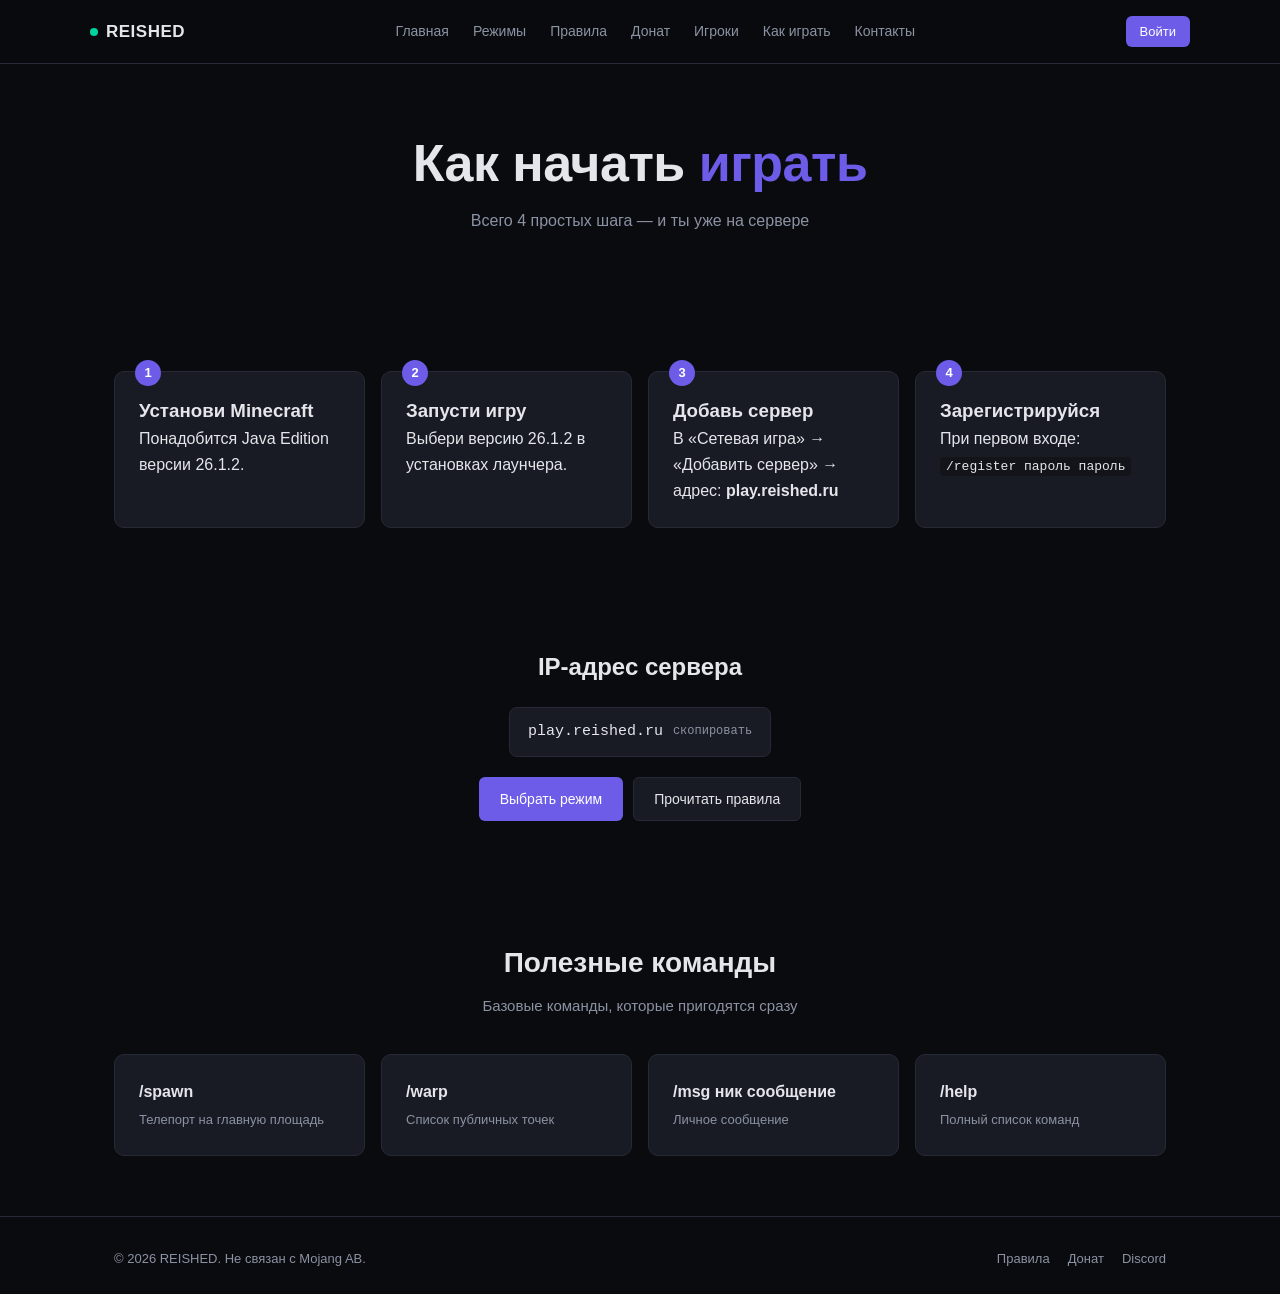
<file: howto.html>
<!DOCTYPE html>
<html lang="ru">
<head>
<meta charset="UTF-8">
<meta name="viewport" content="width=device-width, initial-scale=1.0">
<title>Как начать играть — REISHED</title>
<link rel="stylesheet" href="styles.css">
</head>
<body>
<header>
<div class="container nav">
<a href="index.html" class="logo"><span class="logo-dot"></span>REISHED</a>
<nav class="nav-links"><a href="index.html">Главная</a><a href="modes.html">Режимы</a><a href="rules.html">Правила</a><a href="donate.html">Донат</a><a href="players.html">Игроки</a><a href="howto.html">Как играть</a><a href="contacts.html">Контакты</a></nav>
<div class="nav-right"><button class="nav-cta" id="authBtn" onclick="openAuth()">Войти</button><a href="admin.html" class="nav-cta" id="adminLink" style="display:none;background:#ef4444">Админ</a><div class="user-badge" id="userBadge" style="display:none" onclick="openProfile()"></div></div>
</div>
</header>
<section class="hero"><div class="container"><h1>Как начать <span>играть</span></h1><p>Всего 4 простых шага — и ты уже на сервере</p></div></section>
<section>
<div class="container">
<div class="steps">
<div class="step"><div class="step-num">1</div><h3>Установи Minecraft</h3><p>Понадобится Java Edition версии 26.1.2.</p></div>
<div class="step"><div class="step-num">2</div><h3>Запусти игру</h3><p>Выбери версию 26.1.2 в установках лаунчера.</p></div>
<div class="step"><div class="step-num">3</div><h3>Добавь сервер</h3><p>В «Сетевая игра» → «Добавить сервер» → адрес: <b>play.reished.ru</b></p></div>
<div class="step"><div class="step-num">4</div><h3>Зарегистрируйся</h3><p>При первом входе: <code style="background:var(--bg-2);padding:2px 6px;border-radius:4px">/register пароль пароль</code></p></div>
</div>
</div>
</section>
<section>
<div class="container" style="text-align:center">
<h2 style="margin-bottom:20px">IP-адрес сервера</h2>
<div class="ip-box" onclick="copyIP(this)" data-ip="play.reished.ru"><span>play.reished.ru</span><span class="copy">скопировать</span></div>
<div class="hero-actions"><a href="modes.html" class="btn btn-primary">Выбрать режим</a><a href="rules.html" class="btn btn-secondary">Прочитать правила</a></div>
</div>
</section>
<section>
<div class="container">
<div class="section-title"><h2>Полезные команды</h2><p>Базовые команды, которые пригодятся сразу</p></div>
<div class="grid-4">
<div class="card"><h3>/spawn</h3><p>Телепорт на главную площадь</p></div>
<div class="card"><h3>/warp</h3><p>Список публичных точек</p></div>
<div class="card"><h3>/msg ник сообщение</h3><p>Личное сообщение</p></div>
<div class="card"><h3>/help</h3><p>Полный список команд</p></div>
</div>
</div>
</section>
<footer><div class="container footer-row"><div>© 2026 REISHED. Не связан с Mojang AB.</div><div class="footer-links"><a href="rules.html">Правила</a><a href="donate.html">Донат</a><a href="contacts.html">Discord</a></div></div></footer>
<button class="support-fab" id="supportFab" onclick="openSupport()" style="display:none"><span class="fab-badge" style="display:none">0</span></button>
<button class="support-fab" id="friendsFab" onclick="openFriends()" style="display:none;left:100px"></button>
<div class="modal-overlay" id="profileModal"><div class="modal" style="max-width:500px"><button class="modal-close" onclick="closeProfile()">✕</button><div class="profile-header"><div class="profile-header-bg" id="profileBg"></div><div class="profile-avatar-big" id="profileAvatar"></div></div><div style="text-align:center;margin-top:-30px"><h3 id="profileNickname">Никнейм</h3><p id="profileStatus" class="profile-status offline">Оффлайн</p></div><p id="profileDescription" style="text-align:center;color:var(--muted);margin:16px 0 24px">Нет описания</p><div id="editSection" style="display:none"><div class="form-group"><label>Выбери аватар</label><input type="text" id="editAvatar" maxlength="2" style="text-align:center;font-size:24px"><div class="emoji-picker" id="emojiPicker"></div></div><div class="form-group"><label>Описание</label><input type="text" id="editDescription" maxlength="100" placeholder="Расскажи о себе"></div><div class="form-group"><label>Фон профиля</label><div class="background-upload"><input type="file" id="backgroundFile" accept="image/*" onchange="handleBackgroundUpload(event)" style="flex:1"><button type="button" class="btn btn-secondary" onclick="removeBackground()">Убрать</button></div><div class="background-preview" id="backgroundPreview"></div><input type="hidden" id="backgroundData"></div><button class="btn btn-primary" style="width:100%" onclick="saveProfile()">Сохранить</button></div><div id="friendActions" style="display:none"></div></div></div>
<div class="modal-overlay" id="friendsModal"><div class="modal" style="max-width:500px"><button class="modal-close" onclick="closeFriends()">✕</button><h2>Друзья</h2><div class="form-group" style="margin-top:16px"><input type="text" id="searchInput" placeholder="Поиск по нику..." onkeyup="if(event.key==='Enter')searchUsers()"></div><button class="btn btn-secondary" style="width:100%;margin-bottom:16px" onclick="searchUsers()">Найти</button><div id="searchResults" style="max-height:200px;overflow-y:auto;margin-bottom:16px"></div><h3 style="margin-bottom:12px">Мои друзья</h3><div id="friendsList" style="max-height:300px;overflow-y:auto"></div></div></div>
<div class="modal-overlay" id="privateChatModal"><div class="modal support-modal-content"><button class="modal-close" onclick="closePrivateChat()">✕</button><h2>Чат с <span id="chatWith"></span></h2><div class="support-player-messages" id="privateMessages"></div><form class="support-player-form" onsubmit="sendPrivateMessage(event)"><input type="text" id="privateInput" placeholder="Напиши сообщение..." required><button type="submit" class="btn btn-primary">Отправить</button></form></div></div>
<div class="modal-overlay" id="supportModal"><div class="modal support-modal-content"><button class="modal-close" onclick="closeSupport()">✕</button><h2>Поддержка</h2><p>Опиши проблему — админ ответит в ближайшее время</p><div class="support-player-messages" id="playerMessages"></div><form class="support-player-form" onsubmit="sendPlayerMessage(event)"><input type="text" id="playerInput" placeholder="Напиши сообщение..." required><button type="submit" class="btn btn-primary">Отправить</button></form></div></div>
<div class="modal-overlay" id="authModal"><div class="modal"><button class="modal-close" onclick="closeAuth()">✕</button><
</file>
<file: styles.css>
*{margin:0;padding:0;box-sizing:border-box}
:root{--bg:#0a0b0f;--bg-2:#12141a;--card:#181b23;--border:#252a36;--text:#e4e6eb;--muted:#8b92a3;--accent:#6c5ce7;--accent-2:#00d2a0;--danger:#e74c3c}
html{scroll-behavior:smooth}
body{font-family:-apple-system,BlinkMacSystemFont,"Segoe UI",Roboto,sans-serif;background:var(--bg);color:var(--text);line-height:1.6;-webkit-font-smoothing:antialiased;-webkit-user-select:none;-moz-user-select:none;-ms-user-select:none;user-select:none;overflow-x:hidden}
.container{max-width:1100px;margin:0 auto;padding:0 24px}
a{color:var(--accent);text-decoration:none;transition:color .2s}
a:hover{color:var(--accent-2)}
header{position:sticky;top:0;z-index:100;background:rgba(10,11,15,0.95);backdrop-filter:blur(10px);border-bottom:1px solid var(--border)}
.nav{display:flex;align-items:center;justify-content:space-between;padding:16px 0}
.logo{font-weight:700;font-size:17px;display:flex;align-items:center;gap:8px;color:var(--text);letter-spacing:0.5px}
.logo-dot{width:8px;height:8px;border-radius:50%;background:var(--accent-2)}
.nav-links{display:flex;gap:24px}
.nav-links a{color:var(--muted);font-size:14px;transition:color .2s}
.nav-links a:hover,.nav-links a.active{color:var(--text)}
.nav-right{display:flex;align-items:center;gap:10px}
.nav-cta{background:var(--accent);color:white;padding:8px 14px;border-radius:6px;font-size:13px;font-weight:500;cursor:pointer;border:none;transition:background .2s}
.nav-cta:hover{background:#5a4bd6;color:white}
.user-badge{display:flex;align-items:center;gap:8px;background:var(--card);border:1px solid var(--border);padding:6px 12px;border-radius:6px;font-size:13px;cursor:pointer}
.user-badge:hover{border-color:var(--accent)}
.hero{padding:70px 0 50px;text-align:center;position:relative}
.hero h1{font-size:clamp(30px,5vw,52px);font-weight:700;letter-spacing:-0.01em;margin-bottom:14px;line-height:1.15}
.hero h1 span{color:var(--accent)}
.hero p{color:var(--muted);font-size:16px;max-width:600px;margin:0 auto 28px}
.ip-box{display:inline-flex;align-items:center;gap:10px;background:var(--card);border:1px solid var(--border);padding:12px 18px;border-radius:8px;font-family:"SF Mono",Menlo,monospace;font-size:15px;cursor:pointer;transition:border-color .2s}
.ip-box:hover{border-color:var(--accent)}
.ip-box .copy{color:var(--muted);font-size:12px}
.ip-box.copied .copy{color:var(--accent-2)}
.btn{padding:10px 20px;border-radius:6px;font-size:14px;font-weight:500;text-decoration:none;transition:all .2s;display:inline-flex;align-items:center;gap:6px;border:1px solid transparent;cursor:pointer}
.btn-primary{background:var(--accent);color:white}
.btn-primary:hover{background:#5a4bd6;color:white}
.btn-secondary{background:var(--card);color:var(--text);border-color:var(--border)}
.btn-secondary:hover{border-color:var(--accent)}
.hero-actions{display:flex;gap:10px;justify-content:center;margin-top:20px;flex-wrap:wrap}
section{padding:60px 0}
.section-title{text-align:center;margin-bottom:36px}
.section-title h2{font-size:28px;font-weight:700;margin-bottom:8px}
.section-title p{color:var(--muted);font-size:15px}
.grid-3{display:grid;grid-template-columns:repeat(auto-fit,minmax(280px,1fr));gap:16px}
.grid-4{display:grid;grid-template-columns:repeat(auto-fit,minmax(220px,1fr));gap:16px}
.card{background:var(--card);border:1px solid var(--border);padding:24px;border-radius:10px;transition:border-color .2s}
.card:hover{border-color:var(--accent)}
.card-icon{width:40px;height:40px;border-radius:8px;background:var(--bg-2);display:flex;align-items:center;justify-content:center;font-size:20px;margin-bottom:14px}
.card h3{font-size:16px;margin-bottom:6px}
.card p{color:var(--muted);font-size:13px}
.stats{background:var(--card);border:1px solid var(--border);padding:32px;border-radius:12px;display:grid;grid-template-columns:repeat(auto-fit,minmax(140px,1fr));gap:24px;text-align:center}
.stat-num{font-size:32px;font-weight:700;color:var(--text)}
.stat-label{color:var(--muted);font-size:13px;margin-top:4px}
footer{border-top:1px solid var(--border);padding:32px 0 24px;color:var(--muted);font-size:13px}
.footer-row{display:flex;justify-content:space-between;flex-wrap:wrap;gap:16px}
.footer-links{display:flex;gap:18px}
.footer-links a{color:var(--muted)}
.footer-links a:hover{color:var(--text)}
.modal-overlay{position:fixed;top:0;left:0;right:0;bottom:0;background:rgba(0,0,0,0.75);backdrop-filter:blur(4px);display:flex;align-items:center;justify-content:center;z-index:1000;opacity:0;pointer-events:none;transition:opacity .2s}
.modal-overlay.active{opacity:1;pointer-events:all}
.modal{background:var(--card);border:1px solid var(--border);padding:32px;border-radius:12px;width:92%;max-width:420px;position:relative}
.modal-close{position:absolute;top:12px;right:12px;width:28px;height:28px;border-radius:50%;background:var(--bg-2);border:none;color:var(--text);cursor:pointer;font-size:16px}
.modal-close:hover{background:var(--danger)}
.modal h2{margin-bottom:6px;font-size:20px}
.modal p{color:var(--muted);margin-bottom:20px;font-size:13px}
.form-group{margin-bottom:14px}
.form-group label{display:block;margin-bottom:5px;font-size:12px;color:var(--muted)}
.form-group input,.form-group select{width:100%;padding:10px 12px;background:var(--bg-2);border:1px solid var(--border);border-radius:6px;color:var(--text);font-size:13px}
.form-group input:focus,.form-group select:focus{outline:none;border-color:var(--accent)}
.modal-tabs{display:flex;gap:6px;margin-bottom:20px}
.modal-tab{flex:1;padding:9px;text-align:center;background:var(--bg-2);border:1px solid var(--border);border-radius:6px;cursor:pointer;font-size:13px;color:var(--muted)}
.modal-tab.active{background:var(--accent);color:white;border-color:var(--accent)}
.form-message{padding:8px;border-radius:6px;font-size:12px;margin-top:10px;display:none}
.form-message.success{background:rgba(0,210,160,0.1);color:var(--accent-2);display:block}
.form-message.error{background:rgba(231,76,60,0.1);color:var(--danger);display:block}
.rules-list{display:flex;flex-direction:column;gap:10px}
.rule-item{background:var(--card);border:1px solid var(--border);padding:16px 20px;border-radius:8px;display:flex;gap:14px}
.rule-num{flex-shrink:0;width:28px;height:28px;border-radius:6px;background:var(--accent);color:white;display:flex;align-items:center;justify-content:center;font-weight:600;font-size:13px}
.rule-item h3{font-size:15px;margin-bottom:3px}
.rule-item p{color:var(--muted);font-size:13px}
.tier{background:var(--card);border:1px solid var(--border);padding:24px;border-radius:10px;position:relative}
.tier.featured{border-color:var(--accent)}
.tier-badge{position:absolute;top:-10px;right:16px;background:var(--accent);color:white;padding:3px 10px;border-radius:999px;font-size:11px;font-weight:500}
.tier h3{font-size:20px;margin-bottom:4px}
.tier-price{font-size:28px;font-weight:700;margin:10px 0 16px;color:var(--text)}
.tier ul{list-style:none;margin-bottom:20px}
.tier ul li{padding:6px 0;color:var(--muted);font-size:13px;border-bottom:1px solid var(--border)}
.tier ul li:last-child{border-bottom:none}
.tier ul li::before{content:"✓ ";color:var(--accent-2)}
.steps{display:grid;grid-template-columns:repeat(auto-fit,minmax(240px,1fr));gap:16px}
.step{background:var(--card);border:1px solid var(--border);padding:24px;border-radius:10px;position:relative}
.step-num{position:absolute;top:-12px;left:20px;background:var(--accent);color:white;width:26px;height:26px;border-radius:50%;display:flex;align-items:center;justify-content:center;font-size:13px;font-weight:600}
.contact-grid{display:grid;grid-template-columns:repeat(auto-fit,minmax(220px,1fr));gap:16px}
.contact-card{background:var(--card);border:1px solid var(--border);padding:24px;border-radius:10px;text-align:center}
.contact-card .icon{font-size:28px;margin-bottom:10px;display:block}
.contact-card h3{margin-bottom:6px;font-size:15px}
.contact-card a{display:block;color:var(--accent);font-size:13px;word-break:break-all}
.scroll-top{position:fixed;bottom:24px;right:24px;width:42px;height:42px;border-radius:50%;background:var(--accent);color:white;border:none;cursor:pointer;font-size:18px;opacity:0;pointer-events:none;transition:all .2s;z-index:99}
.scroll-top.visible{opacity:1;pointer-events:all}
.toast{position:fixed;bottom:24px;left:50%;transform:translateX(-50%) translateY(100px);background:var(--card);border:1px solid var(--accent);padding:12px 20px;border-radius:8px;color:var(--text);z-index:2000;transition:transform .3s;font-size:13px}
.toast.show{transform:translateX(-50%) translateY(0)}
.support-fab{position:fixed;bottom:24px;left:24px;background:var(--accent);color:white;width:50px;height:50px;border-radius:50%;border:none;cursor:pointer;font-size:18px;box-shadow:0 4px 16px rgba(108,92,231,0.4);z-index:99;display:flex;align-items:center;justify-content:center}
.support-fab:hover{background:#5a4bd6}
.support-fab .fab-badge{position:absolute;top:-3px;right:-3px;background:var(--danger);color:white;font-size:10px;min-width:18px;height:18px;border-radius:9px;display:flex;align-items:center;justify-content:center;padding:0 5px;font-weight:600}
#friendsFab{left:84px}
.profile-header{position:relative;height:160px;border-radius:10px;overflow:hidden;background:linear-gradient(135deg,var(--accent),var(--accent-2));margin-bottom:50px}
.profile-header-bg{position:absolute;top:0;left:0;right:0;bottom:0;background-size:cover;background-position:center}
.profile-avatar-big{position:absolute;bottom:-36px;left:50%;transform:translateX(-50%);width:80px;height:80px;border-radius:50%;background:var(--card);border:4px solid var(--card);display:flex;align-items:center;justify-content:center;font-size:42px}
.profile-status{display:inline-block;padding:3px 10px;border-radius:999px;font-size:11px;font-weight:500}
.profile-status.online{background:rgba(0,210,160,0.15);color:var(--accent-2)}
.profile-status.offline{background:var(--bg-2);color:var(--muted)}
.emoji-picker{display:grid;grid-template-columns:repeat(8,1fr);gap:4px;margin-top:6px;max-height:140px;overflow-y:auto;padding:6px;background:var(--bg-2);border-radius:6px}
.emoji-option{font-size:20px;text-align:center;cursor:pointer;padding:4px;border-radius:4px;user-select:none}
.emoji-option:hover{background:var(--card)}
.emoji-option.selected{background:var(--accent)}
.background-upload{display:flex;gap:6px;align-items:center;margin-top:6px}
.background-preview{width:100%;height:70px;border-radius:6px;background-size:cover;background-position:center;background-color:var(--bg-2);margin-top:6px;border:1px dashed var(--border)}
.friend-item{display:flex;align-items:center;gap:10px;padding:10px;background:var(--bg-2);border-radius:6px;margin-bottom:6px}
.friend-avatar{font-size:28px}
.friend-info{flex:1}
.friend-name{font-weight:500;font-size:13px}
.friend-status{font-size:11px;color:var(--muted)}
.support-modal-content{max-width:480px}
.support-player-messages{max-height:320px;overflow-y:auto;display:flex;flex-direction:column;gap:8px;margin-bottom:14px;padding:4px}
.support-player-form{display:flex;gap:6px}
.support-player-form input{flex:1;padding:9px 12px;background:var(--bg-2);border:1px solid var(--border);border-radius:6px;color:var(--text);font-size:13px}
.support-player-form input:focus{outline:none;border-color:var(--accent)}
.msg{max-width:75%;padding:10px 14px;border-radius:10px;background:var(--bg-2);border:1px solid var(--border)}
.msg-user{align-self:flex-end;background:rgba(108,92,231,0.15);border-color:var(--accent);border-bottom-right-radius:3px}
.msg-friend,.msg-admin{align-self:flex-start;border-bottom-left-radius:3px}
.msg-text{font-size:13px;line-height:1.5;word-wrap:break-word}
.msg-time{font-size:10px;color:var(--muted);margin-top:3px;text-align:right}
.support-empty{text-align:center;color:var(--muted);padding:30px 16px;font-size:13px}
.admin-tabs{display:flex;gap:6px;margin-bottom:24px;background:var(--card);border:1px solid var(--border);padding:6px;border-radius:8px;flex-wrap:wrap}
.admin-tab{flex:1;min-width:140px;padding:10px 14px;text-align:center;background:transparent;border-radius:6px;cursor:pointer;font-size:13px;color:var(--muted)}
.admin-tab.active{background:var(--accent);color:white}
.support-layout{display:grid;grid-template-columns:300px 1fr;gap:16px;min-height:480px}
.support-list{background:var(--card);border:1px solid var(--border);border-radius:10px;padding:10px;overflow-y:auto;max-height:560px}
.support-item{padding:12px;border-radius:8px;cursor:pointer;border:1px solid transparent;margin-bottom:4px}
.support-item:hover{background:var(--bg-2)}
.support-item.active{background:var(--bg-2);border-color:var(--accent)}
.support-item-top{display:flex;justify-content:space-between;align-items:center;margin-bottom:3px}
.support-badge{background:var(--accent);color:white;font-size:10px;padding:2px 6px;border-radius:999px;font-weight:600}
.support-item-preview{color:var(--muted);font-size:12px;margin-bottom:3px;overflow:hidden;text-overflow:ellipsis;white-space:nowrap}
.support-item-time{color:var(--muted);font-size:10px}
.support-chat{background:var(--card);border:1px solid var(--border);border-radius:10px;display:flex;flex-direction:column;overflow:hidden}
.support-chat-header{padding:14px 18px;border-bottom:1px solid var(--border);font-size:14px;display:flex;justify-content:space-between;align-items:center}
.support-messages{flex:1;padding:16px;overflow-y:auto;max-height:420px;display:flex;flex-direction:column;gap:10px}
.support-reply{display:flex;gap:6px;padding:12px;border-top:1px solid var(--border)}
.support-reply input{flex:1;padding:9px 12px;background:var(--bg-2);border:1px solid var(--border);border-radius:6px;color:var(--text);font-size:13px}
.support-reply input:focus{outline:none;border-color:var(--accent)}
.users-table-wrap{overflow-x:auto}
.users-table{width:100%;border-collapse:collapse;background:var(--card);border:1px solid var(--border);border-radius:8px;overflow:hidden}
.users-table th,.users-table td{padding:12px 14px;text-align:left;border-bottom:1px solid var(--border);font-size:13px}
.users-table th{background:var(--bg-2);color:var(--muted);font-weight:500}
.users-table tr:last-child td{border-bottom:none}
.password-reset-card{background:var(--card);border:1px solid var(--border);padding:24px;border-radius:10px;max-width:560px;margin:0 auto}
.form-select{width:100%;padding:10px 12px;background:var(--bg-2);border:1px solid var(--border);border-radius:6px;color:var(--text);font-size:13px}
.warning-box{background:rgba(241,196,15,0.1);border:1px solid rgba(241,196,15,0.3);color:#f1c40f;padding:10px 14px;border-radius:6px;font-size:12px;margin:14px 0}
.search-box{margin-bottom:32px}
.players-grid{display:grid;grid-template-columns:repeat(auto-fill,minmax(300px,1fr));gap:16px}
.player-card{background:var(--card);border:1px solid var(--border);border-radius:10px;overflow:hidden;transition:border-color .2s;cursor:pointer}
.player-card:hover{border-color:var(--accent)}
.player-banner{height:90px;background:linear-gradient(135deg,var(--accent),var(--accent-2));background-size:cover;background-position:center;position:relative}
.player-banner::after{content:'';position:absolute;bottom:0;left:0;right:0;height:36px;background:linear-gradient(to top,var(--card),transparent)}
.player-avatar{position:absolute;top:60px;left:16px;width:60px;height:60px;border-radius:50%;background:var(--card);border:3px solid var(--card);display:flex;align-items:center;justify-content:center;font-size:30px;z-index:2}
.player-info{padding:50px 16px 16px}
.player-nick{font-size:16px;font-weight:600;margin-bottom:4px}
.player-status{font-size:11px;display:inline-block;padding:2px 8px;border-radius:999px;margin-bottom:8px}
.player-status.online{background:rgba(0,210,160,0.15);color:var(--accent-2)}
.player-status.offline{background:var(--bg-2);color:var(--muted)}
.player-desc{font-size:12px;color:var(--muted);line-height:1.4}
.player-actions{padding:0 16px 14px;display:flex;gap:8px}
.player-actions .btn{flex:1;justify-content:center;padding:7px 12px;font-size:12px}
.friend-request-item{display:flex;align-items:center;gap:10px;padding:10px;background:var(--bg-2);border-radius:6px;margin-bottom:6px}
.friend-request-item .avatar{font-size:28px}
.friend-request-item .info{flex:1}
.friend-request-item .actions{display:flex;gap:4px}
.widget{background:var(--card);border:1px solid var(--border);border-radius:10px;padding:20px;margin-bottom:16px}
.widget-title{font-size:14px;font-weight:600;margin-bottom:12px;display:flex;align-items:center;gap:8px}
.widget-stat{display:flex;justify-content:space-between;padding:6px 0;font-size:13px}
.widget-stat .label{color:var(--muted)}
.widget-stat .value{font-weight:600}
.emoji-chat-picker{display:flex;gap:4px;flex-wrap:wrap;max-height:100px;overflow-y:auto;padding:6px;background:var(--bg-2);border-radius:6px;margin-bottom:6px}
.emoji-chat-btn{background:none;border:none;font-size:18px;cursor:pointer;padding:2px 4px;border-radius:4px}
.emoji-chat-btn:hover{background:var(--card)}
@media (max-width:768px){.nav-links{display:none}.hero{padding:40px 0 30px}section{padding:40px 0}.support-layout{grid-template-columns:1fr}.players-grid{grid-template-columns:1fr}}
</file>
